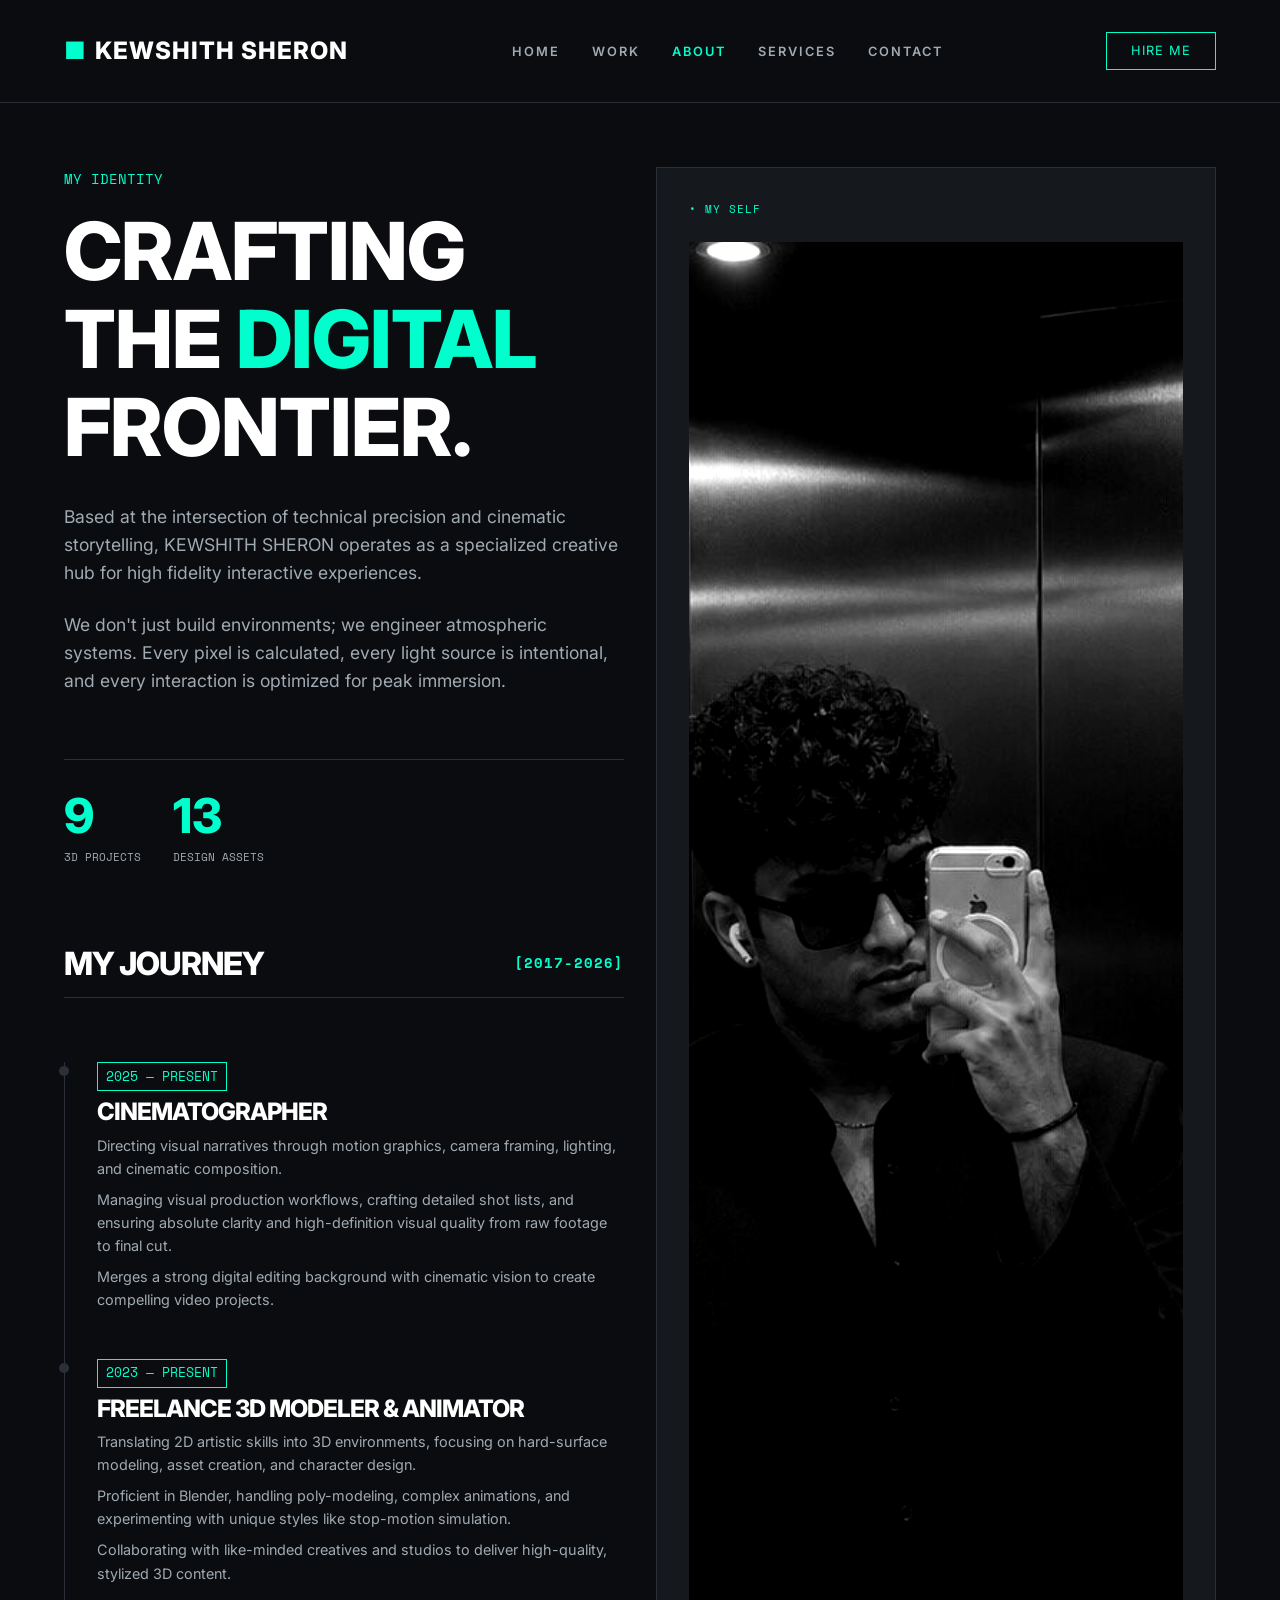
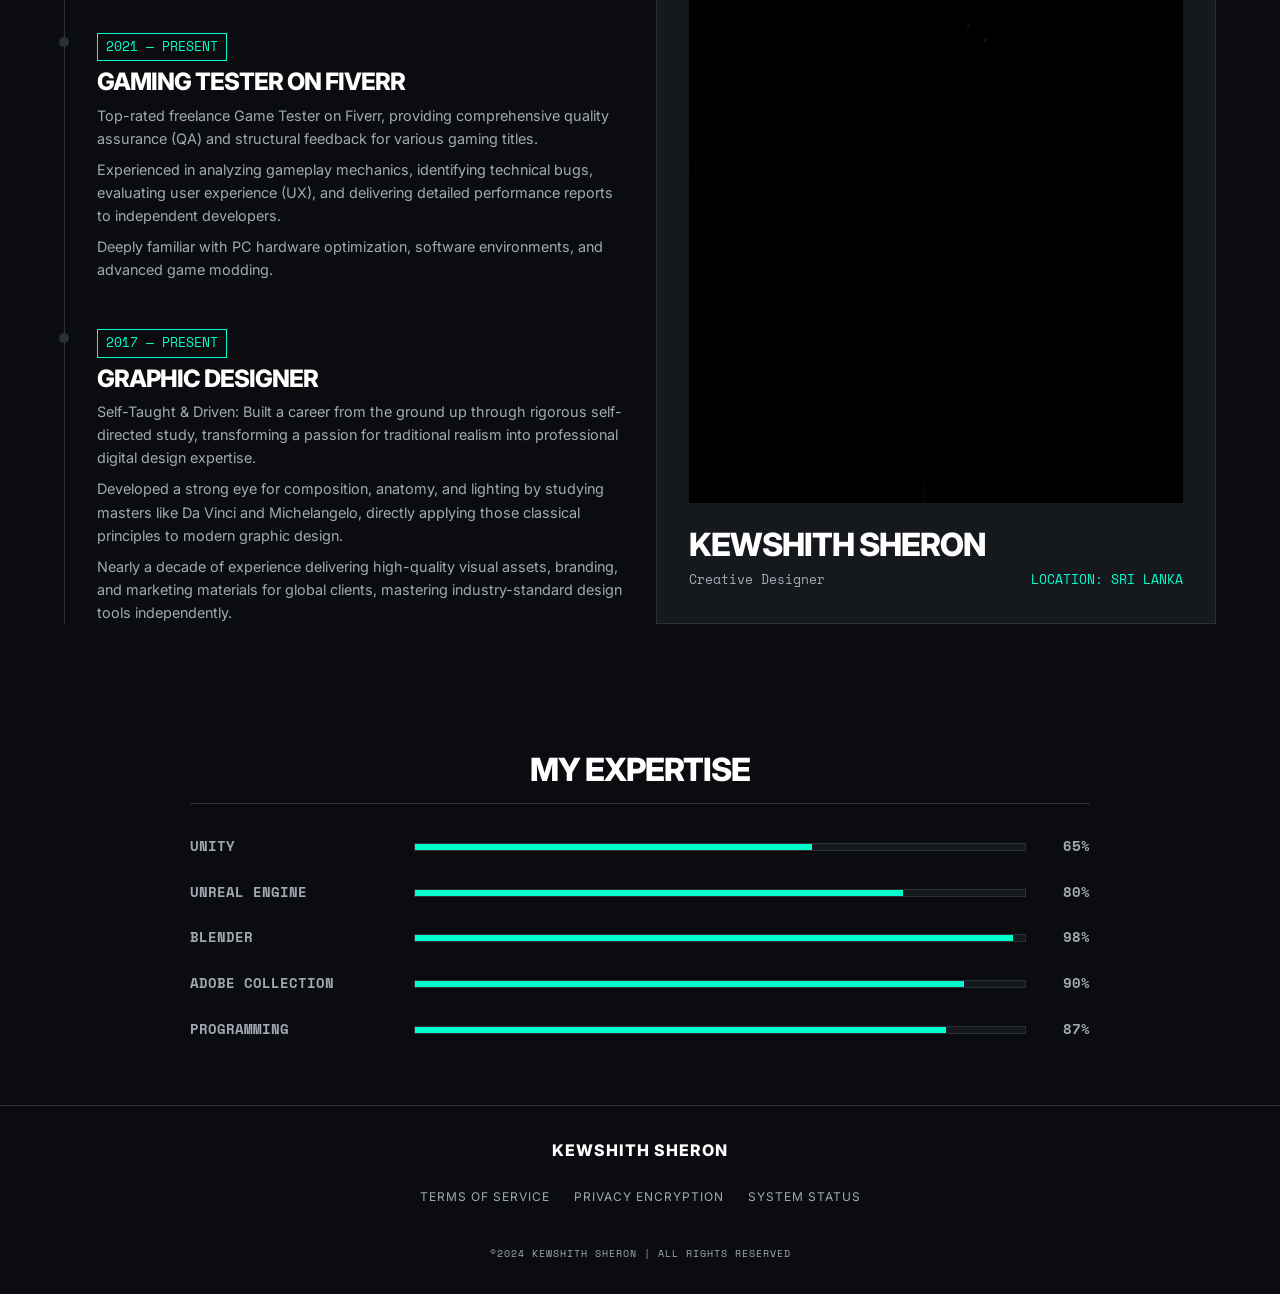
<file: about.html>
<!DOCTYPE html>
<html lang="en">

<head>
  <meta charset="UTF-8">
  <meta name="viewport" content="width=device-width, initial-scale=1.0">
  <title>About | Kewshith Sheron</title>
  <link rel="stylesheet" href="styles.css">
  <style>
    .about-header {
      margin-bottom: 4rem;
    }

    .timeline {
      margin-top: 4rem;
      border-left: 1px solid var(--border-color);
      padding-left: 2rem;
      display: flex;
      flex-direction: column;
      gap: 3rem;
    }

    .timeline-item {
      position: relative;
    }

    .timeline-item::before {
      content: '';
      position: absolute;
      left: -2.35rem;
      top: 0.25rem;
      width: 10px;
      height: 10px;
      background-color: var(--border-color);
      border-radius: 50%;
      transition: background-color var(--transition-speed);
    }

    .timeline-item:hover::before {
      background-color: var(--accent-color);
      box-shadow: 0 0 10px var(--accent-color);
    }

    .timeline-date {
      font-family: var(--font-mono);
      font-size: 0.8rem;
      color: var(--accent-color);
      margin-bottom: 0.5rem;
      display: inline-block;
      border: 1px solid var(--accent-color);
      padding: 0.2rem 0.5rem;
    }

    .timeline-title {
      font-size: 1.5rem;
      margin-bottom: 0.5rem;
    }

    .timeline-desc {
      font-size: 0.9rem;
    }

    .profile-card {
      border: 1px solid var(--border-color);
      background: var(--card-bg);
      padding: 2rem;
      display: flex;
      flex-direction: column;
      gap: 1.5rem;
      height: 100%;
    }

    .profile-img {
      width: 100%;
      height: 100%;
      min-height: 400px;
      object-fit: cover;
      filter: grayscale(100%) contrast(1.2);
      border: 1px solid var(--border-color);
      transition: filter 0.5s ease, transform 0.5s ease;
      transform: scale(1.1);
      /* Zoomed in by default */
    }

    .profile-img:hover {
      filter: grayscale(0%) contrast(1.1);
      transform: scale(1);
      /* Zoom out on hover */
    }

    .profile-info h3 {
      font-size: 2rem;
      margin-bottom: 0.5rem;
    }

    .profile-stats {
      display: flex;
      gap: 2rem;
      margin-top: 2rem;
      border-top: 1px solid var(--border-color);
      padding-top: 2rem;
    }

    .stat {
      display: flex;
      flex-direction: column;
    }

    .stat-num {
      font-size: 3rem;
      color: var(--accent-color);
      font-weight: 800;
      line-height: 1;
    }

    .stat-label {
      font-family: var(--font-mono);
      font-size: 0.7rem;
      text-transform: uppercase;
      margin-top: 0.5rem;
    }

    .expertise-header {
      font-size: 2rem;
      margin-bottom: 2rem;
      border-bottom: 1px solid var(--border-color);
      padding-bottom: 1rem;
    }

    .skills-container {
      display: flex;
      flex-direction: column;
      gap: 1.5rem;
    }

    .skill-row {
      display: flex;
      align-items: center;
      gap: 1.5rem;
    }

    .skill-name {
      width: 200px;
      font-family: var(--font-mono);
      font-size: 0.85rem;
      font-weight: bold;
      text-transform: uppercase;
    }

    .progress-bar-bg {
      flex-grow: 1;
      height: 8px;
      background-color: var(--card-bg);
      border: 1px solid var(--border-color);
      position: relative;
      overflow: hidden;
    }

    .progress-fill {
      height: 100%;
      background-color: var(--accent-color);
      width: 0%;
      transition: width 1.5s cubic-bezier(0.1, 0.5, 0.1, 1);
      transition-delay: 500ms;
    }

    .skill-percent {
      width: 40px;
      text-align: right;
      font-family: var(--font-mono);
      font-size: 0.85rem;
      font-weight: bold;
    }

    @media (max-width: 768px) {
      .skill-name {
        width: 120px;
        font-size: 0.7rem;
      }

      .skill-percent {
        width: 35px;
        font-size: 0.7rem;
      }
    }
  </style>
</head>

<body>

  <header>
    <a href="index.html" class="logo">
      <span>&#9632;</span> KEWSHITH SHERON
    </a>
    <nav>
      <ul>
        <li><a href="index.html">Home</a></li>
        <li><a href="work.html">Work</a></li>
        <li><a href="about.html" class="active">About</a></li>
        <li><a href="services.html">Services</a></li>
        <li><a href="contact.html">Contact</a></li>
      </ul>
    </nav>
    <a href="contact.html" class="hire-btn">Hire Me</a>
  </header>

  <main>
    <div class="grid grid-2">
      <div>
        <div class="about-header">
          <span class="subtitle">MY IDENTITY</span>
          <h1 class="section-title">CRAFTING THE <span class="text-highlight">DIGITAL</span> FRONTIER.</h1>
          <p style="font-size: 1.1rem; margin-bottom: 1.5rem;">Based at the intersection of technical precision and
            cinematic storytelling, KEWSHITH SHERON operates as a specialized creative hub for high fidelity interactive
            experiences.</p>
          <p style="font-size: 1.1rem;">We don't just build environments; we engineer atmospheric systems. Every pixel
            is calculated, every light source is intentional, and every interaction is optimized for peak immersion.</p>
        </div>

        <div class="profile-stats">
          <div class="stat">
            <span class="stat-num">9</span>
            <span class="stat-label">3D Projects</span>
          </div>
          <div class="stat">
            <span class="stat-num">13</span>
            <span class="stat-label">Design Assets</span>
          </div>
        </div>

        <div style="margin-top: 5rem;">
          <h2 class="journey-header">
            MY JOURNEY
            <span class="mono text-highlight">[2017-2026]</span>
          </h2>

          <div class="timeline">
            <div class="timeline-item">
              <span class="timeline-date">2025 &mdash; PRESENT</span>
              <h3 class="timeline-title">CINEMATOGRAPHER</h3>
              <p class="timeline-desc" style="margin-bottom: 0.5rem;">Directing visual narratives through motion
                graphics, camera framing, lighting, and cinematic composition.</p>
              <p class="timeline-desc" style="margin-bottom: 0.5rem;">Managing visual production workflows, crafting
                detailed shot lists, and ensuring absolute clarity and high-definition visual quality from raw footage
                to final cut.</p>
              <p class="timeline-desc">Merges a strong digital editing background with cinematic vision to create
                compelling video projects.</p>
            </div>

            <div class="timeline-item">
              <span class="timeline-date">2023 &mdash; PRESENT</span>
              <h3 class="timeline-title">FREELANCE 3D MODELER & ANIMATOR</h3>
              <p class="timeline-desc" style="margin-bottom: 0.5rem;">Translating 2D artistic skills into 3D
                environments, focusing on hard-surface modeling, asset creation, and character design.</p>
              <p class="timeline-desc" style="margin-bottom: 0.5rem;">Proficient in Blender, handling poly-modeling,
                complex animations, and experimenting with unique styles like stop-motion simulation.</p>
              <p class="timeline-desc">Collaborating with like-minded creatives and studios to deliver high-quality,
                stylized 3D content.</p>
            </div>

            <div class="timeline-item">
              <span class="timeline-date">2021 &mdash; PRESENT</span>
              <h3 class="timeline-title">GAMING TESTER ON FIVERR</h3>
              <p class="timeline-desc" style="margin-bottom: 0.5rem;">Top-rated freelance Game Tester on Fiverr,
                providing comprehensive quality assurance (QA) and structural feedback for various gaming titles.</p>
              <p class="timeline-desc" style="margin-bottom: 0.5rem;">Experienced in analyzing gameplay mechanics,
                identifying technical bugs, evaluating user experience (UX), and delivering detailed performance reports
                to independent developers.</p>
              <p class="timeline-desc">Deeply familiar with PC hardware optimization, software environments, and
                advanced game modding.</p>
            </div>

            <div class="timeline-item">
              <span class="timeline-date">2017 &mdash; PRESENT</span>
              <h3 class="timeline-title">GRAPHIC DESIGNER</h3>
              <p class="timeline-desc" style="margin-bottom: 0.5rem;">Self-Taught & Driven: Built a career from the
                ground up through rigorous self-directed study, transforming a passion for traditional realism into
                professional digital design expertise.</p>
              <p class="timeline-desc" style="margin-bottom: 0.5rem;">Developed a strong eye for composition, anatomy,
                and lighting by studying masters like Da Vinci and Michelangelo, directly applying those classical
                principles to modern graphic design.</p>
              <p class="timeline-desc">Nearly a decade of experience delivering high-quality visual assets, branding,
                and marketing materials for global clients, mastering industry-standard design tools independently.</p>
            </div>
          </div>
        </div>


      </div>

      <div>
        <div class="profile-card">
          <span class="mono text-highlight" style="font-size: 0.7rem;">&bull; MY SELF</span>
          <div style="overflow: hidden; display: flex; flex-grow: 1;">
            <img src="assets/Profile Image/pf_image.jpeg" alt="Kewshith Sheron" class="profile-img">
          </div>
          <div class="profile-info">
            <h3>KEWSHITH SHERON</h3>
            <div
              style="display: flex; justify-content: space-between; align-items: center; font-family: var(--font-mono); font-size: 0.8rem; color: var(--text-secondary);">
              <span>Creative Designer</span>
              <span class="text-highlight">LOCATION: SRI LANKA</span>
            </div>
          </div>
        </div>
      </div>
    </div>

    <div style="margin-top: 8rem; max-width: 900px; margin-left: auto; margin-right: auto;" class="expertise-section">
      <h2 class="expertise-header" style="text-align: center;">
        MY EXPERTISE
      </h2>
      <div class="skills-container">
        <div class="skill-row">
          <span class="skill-name">UNITY</span>
          <div class="progress-bar-bg">
            <div class="progress-fill" data-width="65%"></div>
          </div>
          <span class="skill-percent">65%</span>
        </div>
        <div class="skill-row">
          <span class="skill-name">UNREAL ENGINE</span>
          <div class="progress-bar-bg">
            <div class="progress-fill" data-width="80%"></div>
          </div>
          <span class="skill-percent">80%</span>
        </div>
        <div class="skill-row">
          <span class="skill-name">BLENDER</span>
          <div class="progress-bar-bg">
            <div class="progress-fill" data-width="98%"></div>
          </div>
          <span class="skill-percent">98%</span>
        </div>
        <div class="skill-row">
          <span class="skill-name">ADOBE COLLECTION</span>
          <div class="progress-bar-bg">
            <div class="progress-fill" data-width="90%"></div>
          </div>
          <span class="skill-percent">90%</span>
        </div>
        <div class="skill-row">
          <span class="skill-name">PROGRAMMING</span>
          <div class="progress-bar-bg">
            <div class="progress-fill" data-width="87%"></div>
          </div>
          <span class="skill-percent">87%</span>
        </div>
      </div>
    </div>
  </main>

  <footer>
    <div class="logo" style="font-size: 1rem;">
      KEWSHITH SHERON<br>
      <span
        style="font-size: 0.6rem; color: var(--text-secondary); font-family: var(--font-mono); display: block; margin-top: 0.5rem; font-weight: normal;">&copy;2024
        KEWSHITH SHERON | ALL RIGHTS RESERVED</span>
    </div>
    <div class="footer-links">
      <a href="#">TERMS OF SERVICE</a>
      <a href="#">PRIVACY ENCRYPTION</a>
      <a href="#">SYSTEM STATUS</a>
    </div>
  </footer>

  <script>
    document.addEventListener("DOMContentLoaded", () => {
      const observer = new IntersectionObserver((entries) => {
        entries.forEach(entry => {
          if (entry.isIntersecting) {
            const fills = entry.target.querySelectorAll('.progress-fill');
            fills.forEach(fill => {
              fill.style.width = fill.getAttribute('data-width');
            });
            observer.unobserve(entry.target);
          }
        });
      }, { threshold: 0.3 });

      const expertiseSection = document.querySelector('.expertise-section');
      if (expertiseSection) {
        observer.observe(expertiseSection);
      }
    });
  </script>
</body>

</html>
</file>
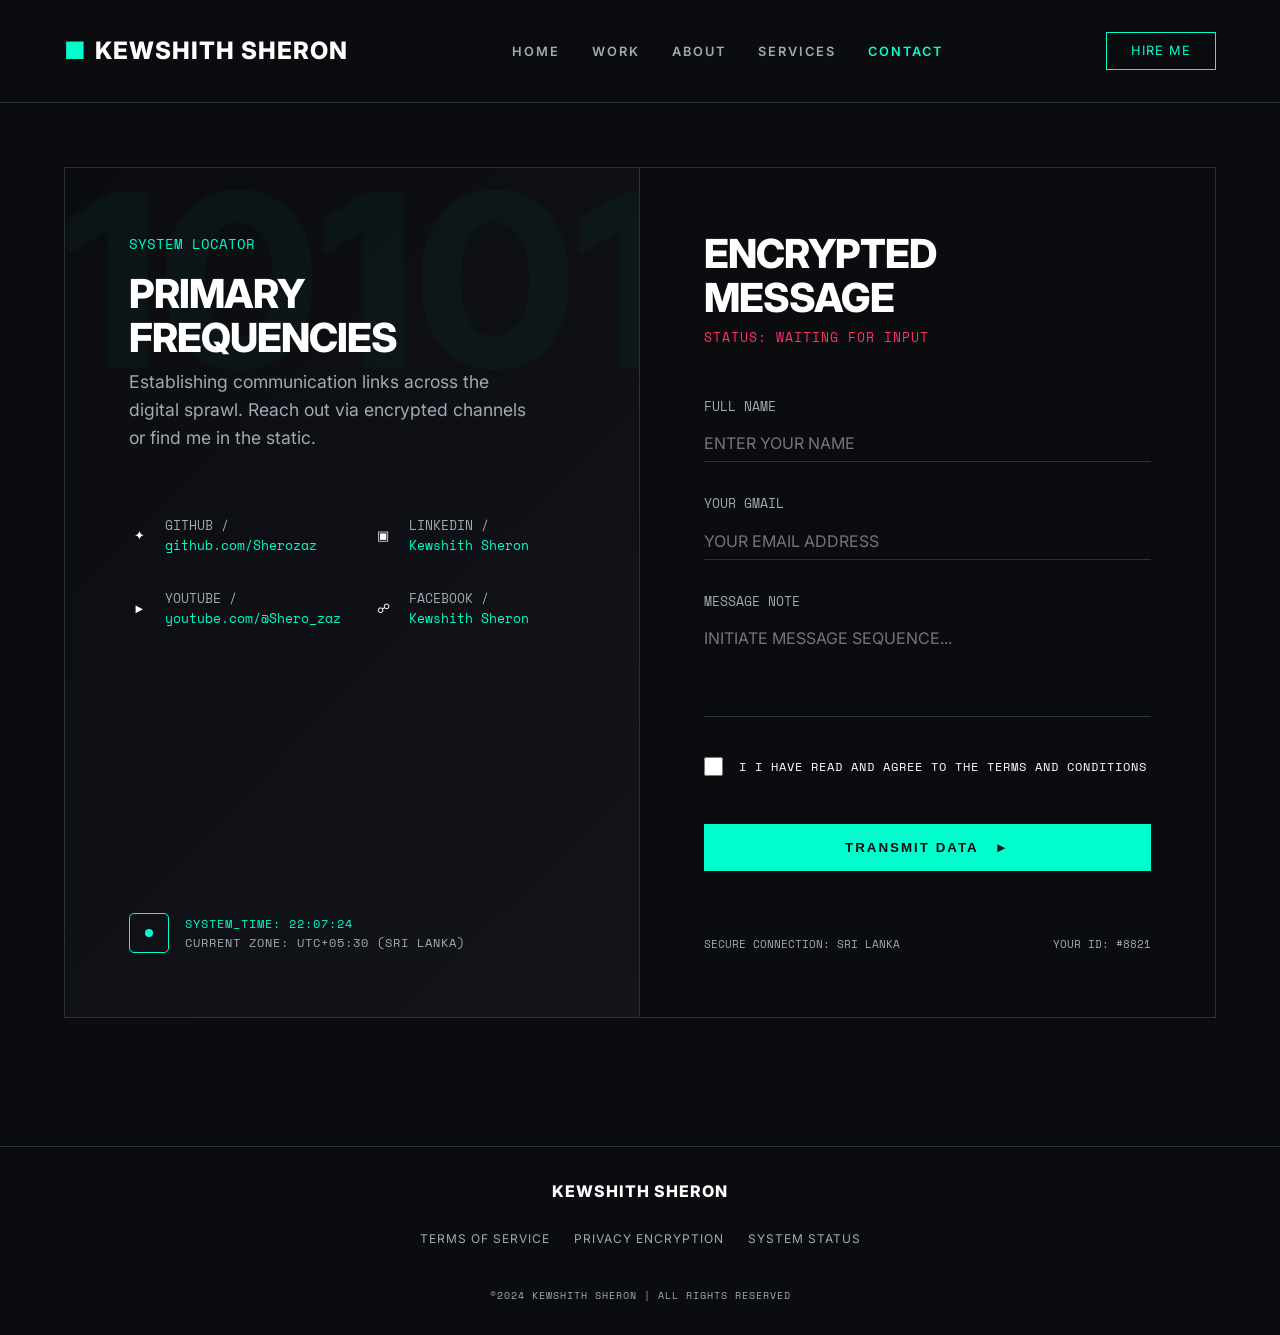
<file: contact.html>
<!DOCTYPE html>
<html lang="en">

<head>
  <meta charset="UTF-8">
  <meta name="viewport" content="width=device-width, initial-scale=1.0">
  <title>Contact | Kewshith Sheron</title>
  <link rel="stylesheet" href="styles.css">
  <style>
    .contact-container {
      display: grid;
      grid-template-columns: 1fr 1fr;
      min-height: 80vh;
      border: 1px solid var(--border-color);
      margin-bottom: 4rem;
    }

    .contact-info {
      padding: 4rem;
      border-right: 1px solid var(--border-color);
      display: flex;
      flex-direction: column;
      justify-content: space-between;
      position: relative;
      overflow: hidden;
      background: linear-gradient(135deg, rgba(11, 12, 16, 1) 0%, rgba(26, 29, 36, 0.5) 100%);
    }

    .contact-info::after {
      content: '010101';
      position: absolute;
      top: -5rem;
      right: -2rem;
      font-size: 15rem;
      font-weight: 800;
      color: rgba(0, 255, 204, 0.03);
      z-index: 0;
    }

    .contact-form-container {
      padding: 4rem;
      position: relative;
    }

    .contact-title {
      font-size: 2.5rem;
      margin-bottom: 0.5rem;
      position: relative;
      z-index: 1;
    }

    .social-links {
      display: grid;
      grid-template-columns: 1fr 1fr;
      gap: 2rem;
      margin-top: 4rem;
      position: relative;
      z-index: 1;
    }

    .social-link {
      display: flex;
      align-items: center;
      gap: 1rem;
      color: var(--text-secondary);
      font-family: var(--font-mono);
      font-size: 0.8rem;
    }

    .social-link>span:first-child {
      color: var(--text-primary);
      display: inline-block;
      width: 20px;
      text-align: center;
    }

    .social-link:hover {
      color: var(--accent-color);
    }

    .form-footer {
      display: flex;
      justify-content: space-between;
      margin-top: 4rem;
      font-family: var(--font-mono);
      font-size: 0.7rem;
      color: var(--text-secondary);
    }

    @media (max-width: 1024px) {
      .contact-container {
        grid-template-columns: 1fr;
      }

      .contact-info {
        border-right: none;
        border-bottom: 1px solid var(--border-color);
        padding: 2rem;
        text-align: center;
      }

      .contact-form-container {
        padding: 2rem;
        text-align: center;
      }

      .social-links {
        grid-template-columns: 1fr;
      }

      .social-link {
        justify-content: center;
        text-align: left;
        /* Keep text left-aligned to the icon, but center the block */
      }

      .contact-info .subtitle {
        text-align: center;
      }

      .contact-info>div:first-child p {
        margin-left: auto;
        margin-right: auto;
      }

      .contact-info>div:last-child {
        justify-content: center;
      }

      .contact-title {
        font-size: 2rem;
      }

      .contact-form-container form {
        text-align: left;
      }

      .form-footer {
        flex-direction: column;
        gap: 1rem;
        align-items: center;
        text-align: center;
      }

      .contact-info::after {
        display: none;
      }
    }
  </style>
</head>

<body>

  <header>
    <a href="index.html" class="logo">
      <span>&#9632;</span> KEWSHITH SHERON
    </a>
    <nav>
      <ul>
        <li><a href="index.html">Home</a></li>
        <li><a href="work.html">Work</a></li>
        <li><a href="about.html">About</a></li>
        <li><a href="services.html">Services</a></li>
        <li><a href="contact.html" class="active">Contact</a></li>
      </ul>
    </nav>
    <a href="contact.html" class="hire-btn">Hire Me</a>
  </header>

  <main>
    <div class="contact-container">
      <!-- Info Left Side -->
      <div class="contact-info">
        <div>
          <span class="subtitle">SYSTEM LOCATOR</span>
          <h1 class="contact-title">PRIMARY<br>FREQUENCIES</h1>
          <p style="font-size: 1.1rem; max-width: 400px;">Establishing communication links across the digital sprawl.
            Reach out via encrypted channels or find me in the static.</p>

          <div class="social-links">
            <a href="https://github.com/Sherozaz" target="_blank" class="social-link">
              <span>&#10022;</span>
              <div>GITHUB /<br><span class="text-highlight">github.com/Sherozaz</span></div>
            </a>
            <a href="https://www.linkedin.com/in/kewshith-sheron-4759402a5" target="_blank" class="social-link">
              <span>&#9635;</span>
              <div>LINKEDIN /<br><span class="text-highlight">Kewshith Sheron</span></div>
            </a>
            <a href="https://youtube.com/@Shero_zaz" target="_blank" class="social-link">
              <span>&#9658;</span>
              <div>YOUTUBE /<br><span class="text-highlight">youtube.com/@Shero_zaz</span></div>
            </a>
            <a href="https://www.facebook.com/profile.php?id=61552483743456" target="_blank" class="social-link">
              <span>&#9741;</span>
              <div>FACEBOOK /<br><span class="text-highlight">Kewshith Sheron</span></div>
            </a>
          </div>
        </div>

        <div style="display: flex; align-items: center; gap: 1rem; margin-top: 4rem;">
          <div
            style="width: 40px; height: 40px; border: 1px solid var(--accent-color); display: flex; align-items: center; justify-content: center; border-radius: 5px;">
            <div style="width: 8px; height: 8px; background-color: var(--accent-color); border-radius: 50%;"></div>
          </div>
          <div class="mono" style="font-size: 0.75rem;">
            <span class="text-highlight" id="uptime-display">UPTIME: 99.98%</span><br>
            CURRENT ZONE: UTC+05:30 (SRI LANKA)
          </div>
        </div>
      </div>

      <!-- Form Right Side -->
      <div class="contact-form-container">
        <h2 class="contact-title" style="margin-bottom: 0.5rem;">ENCRYPTED<br>MESSAGE</h2>
        <span class="mono" style="color: #ff3366; font-size: 0.8rem; display: block; margin-bottom: 3rem;">STATUS:
          WAITING FOR INPUT</span>

        <form action="mailto:kewshithsheron@example.com" method="post" enctype="text/plain">
          <div class="form-group">
            <label class="form-label">FULL NAME</label>
            <input type="text" name="Name" class="form-control" placeholder="ENTER YOUR NAME" required>
          </div>

          <div class="form-group">
            <label class="form-label">YOUR GMAIL</label>
            <input type="email" name="Email" class="form-control" placeholder="YOUR EMAIL ADDRESS" required>
          </div>

          <div class="form-group">
            <label class="form-label">MESSAGE NOTE</label>
            <textarea name="Message" class="form-control" rows="4" placeholder="INITIATE MESSAGE SEQUENCE..." required
              style="resize: none;"></textarea>
          </div>

          <div class="form-group"
            style="display: flex; align-items: center; gap: 1rem; margin-bottom: 3rem; margin-top: 2rem;">
            <input type="checkbox" id="nda" name="NDA"
              style="accent-color: var(--accent-color); width: 1.2rem; height: 1.2rem; background: transparent; border: 1px solid var(--border-color);">
            <label for="nda" class="mono" style="font-size: 0.75rem; color: var(--text-primary); cursor: pointer;">I
              I HAVE READ AND AGREE TO THE TERMS AND CONDITIONS</label>
          </div>

          <button type="submit" class="btn-primary">
            TRANSMIT DATA <span>&#9658;</span>
          </button>
        </form>

        <div class="form-footer">
          <span>SECURE CONNECTION: SRI LANKA</span>
          <span>YOUR ID: #8821</span>
        </div>
      </div>
    </div>
  </main>

  <footer>
    <div class="logo" style="font-size: 1rem;">
      KEWSHITH SHERON<br>
      <span
        style="font-size: 0.6rem; color: var(--text-secondary); font-family: var(--font-mono); display: block; margin-top: 0.5rem; font-weight: normal;">&copy;2024
        KEWSHITH SHERON | ALL RIGHTS RESERVED</span>
    </div>
    <div class="footer-links">
      <a href="#">TERMS OF SERVICE</a>
      <a href="#">PRIVACY ENCRYPTION</a>
      <a href="#">SYSTEM STATUS</a>
    </div>
  </footer>

  <script>
    function updateUptime() {
      const uptimeEl = document.getElementById('uptime-display');
      if (uptimeEl) {
        const now = new Date();
        const timeString = now.toLocaleTimeString('en-US', { hour12: false });
        uptimeEl.textContent = 'SYSTEM_TIME: ' + timeString;
      }
    }
    setInterval(updateUptime, 1000);
    updateUptime();
  </script>
</body>

</html>
</file>
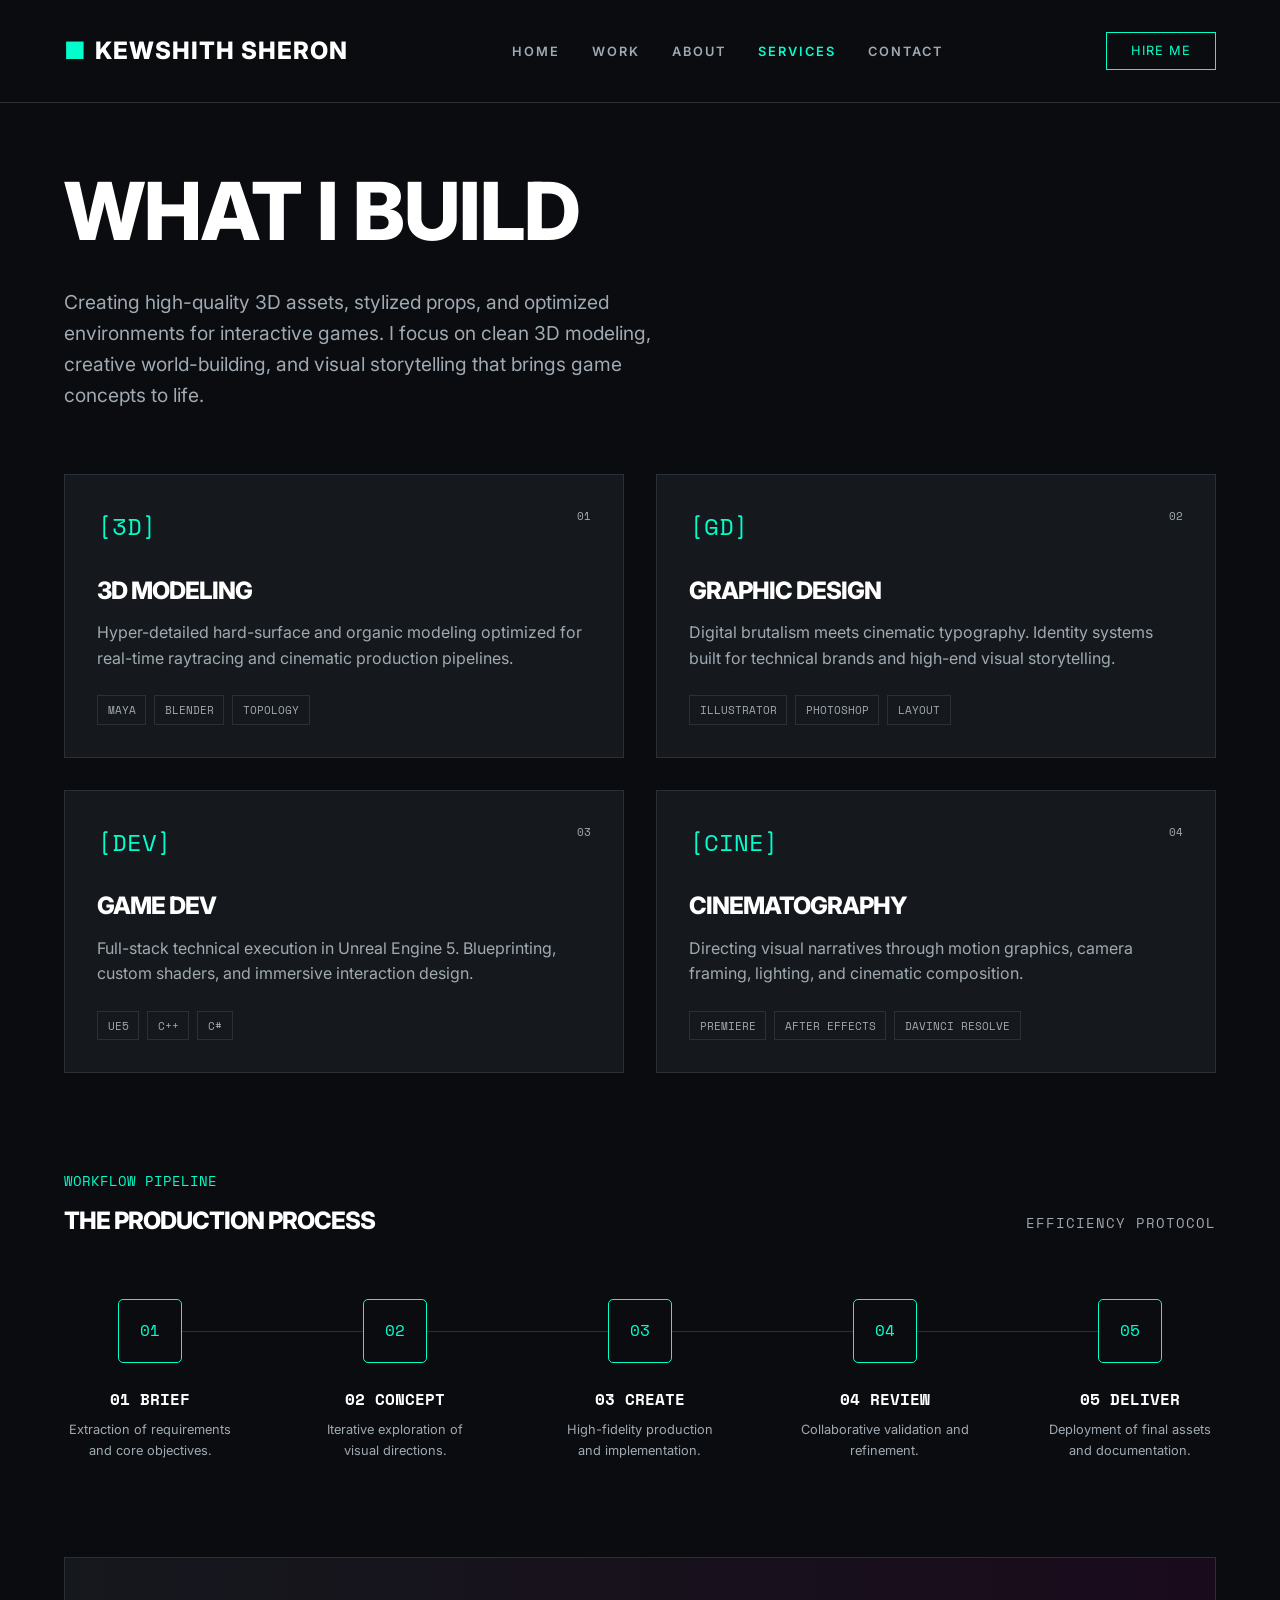
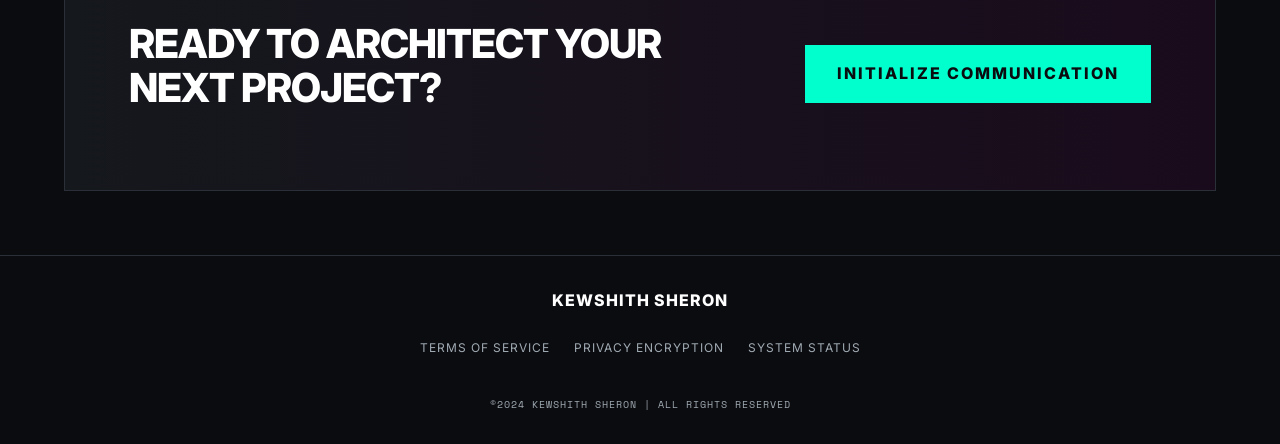
<file: services.html>
<!DOCTYPE html>
<html lang="en">

<head>
  <meta charset="UTF-8">
  <meta name="viewport" content="width=device-width, initial-scale=1.0">
  <title>Services | Kewshith Sheron</title>
  <link rel="stylesheet" href="styles.css">
  <style>
    .workflow-container {
      margin-top: 6rem;
    }

    .workflow-steps {
      display: flex;
      justify-content: space-between;
      margin-top: 4rem;
      position: relative;
    }

    .workflow-steps::before {
      content: '';
      position: absolute;
      top: 2rem;
      left: 5%;
      width: 90%;
      height: 1px;
      background-color: var(--border-color);
      z-index: -1;
    }

    .step {
      display: flex;
      flex-direction: column;
      align-items: center;
      text-align: center;
      width: 15%;
    }

    .step-icon {
      width: 4rem;
      height: 4rem;
      background-color: var(--bg-color);
      border: 1px solid var(--accent-color);
      color: var(--accent-color);
      display: flex;
      align-items: center;
      justify-content: center;
      border-radius: 5px;
      margin-bottom: 1.5rem;
      font-family: var(--font-mono);
      transition: all var(--transition-speed);
    }

    .step:hover .step-icon {
      background-color: var(--accent-color);
      color: var(--bg-color);
    }

    .step-num {
      font-family: var(--font-mono);
      font-weight: bold;
      color: var(--text-primary);
      margin-bottom: 0.5rem;
    }

    .step-desc {
      font-size: 0.8rem;
    }

    .cta-banner {
      margin-top: 6rem;
      background: linear-gradient(90deg, var(--card-bg) 0%, #1a0b1c 100%);
      border: 1px solid var(--border-color);
      padding: 4rem;
      display: flex;
      justify-content: space-between;
      align-items: center;
    }

    .cta-btn {
      border: 1px solid var(--text-secondary);
      padding: 1rem 2rem;
      color: var(--text-secondary);
      font-family: var(--font-mono);
      text-transform: uppercase;
      font-size: 0.8rem;
      letter-spacing: 1px;
      background: transparent;
      cursor: pointer;
      transition: all var(--transition-speed);
    }

    .cta-btn:hover {
      border-color: var(--text-primary);
      color: var(--text-primary);
    }

    @media (max-width: 768px) {
      .workflow-steps {
        flex-direction: column;
        gap: 3rem;
        position: relative;
      }

      .workflow-steps::before {
        display: block;
        width: 1px;
        height: 100%;
        left: 50%;
        top: 0;
        transform: translateX(-50%);
        background-color: var(--border-color);
      }

      .step {
        width: 100%;
        position: relative;
        z-index: 1;
      }

      .cta-banner {
        flex-direction: column;
        gap: 2rem;
        text-align: center;
        padding: 2rem;
      }

      .cta-banner h2 {
        font-size: 1.8rem !important;
      }

      .cta-banner .cta-buttons {
        flex-direction: column;
        width: 100%;
      }

      .cta-banner .btn-primary,
      .cta-banner .cta-btn {
        width: 100% !important;
        font-size: 0.7rem;
        padding: 1rem;
        white-space: normal;
      }
    }
  </style>
</head>

<body>

  <header>
    <a href="index.html" class="logo">
      <span>&#9632;</span> KEWSHITH SHERON
    </a>
    <nav>
      <ul>
        <li><a href="index.html">Home</a></li>
        <li><a href="work.html">Work</a></li>
        <li><a href="about.html">About</a></li>
        <li><a href="services.html" class="active">Services</a></li>
        <li><a href="contact.html">Contact</a></li>
      </ul>
    </nav>
    <a href="contact.html" class="hire-btn">Hire Me</a>
  </header>

  <main>
    <h1 class="section-title">WHAT I BUILD</h1>
    <p style="font-size: 1.2rem; max-width: 600px; margin-bottom: 4rem;">Creating high-quality 3D assets, stylized props, and optimized environments for interactive games. I focus on clean 3D modeling, creative world-building, and visual storytelling that brings game concepts to life.
    </p>

    <div class="grid grid-2">
      <div class="card">
        <div
          style="display: flex; justify-content: space-between; font-family: var(--font-mono); font-size: 0.7rem; color: var(--text-secondary); margin-bottom: 2rem;">
          <span style="font-size: 1.5rem; color: var(--accent-color);">[3D]</span>
          <span>01</span>
        </div>
        <h3 class="card-title">3D Modeling</h3>
        <p>Hyper-detailed hard-surface and organic modeling optimized for real-time raytracing and cinematic production
          pipelines.</p>
        <div class="card-tags">
          <span class="tag">MAYA</span>
          <span class="tag">BLENDER</span>
          <span class="tag">TOPOLOGY</span>
        </div>
      </div>

      <div class="card">
        <div
          style="display: flex; justify-content: space-between; font-family: var(--font-mono); font-size: 0.7rem; color: var(--text-secondary); margin-bottom: 2rem;">
          <span style="font-size: 1.5rem; color: var(--accent-color);">[GD]</span>
          <span>02</span>
        </div>
        <h3 class="card-title">Graphic Design</h3>
        <p>Digital brutalism meets cinematic typography. Identity systems built for technical brands and high-end visual
          storytelling.</p>
        <div class="card-tags">
          <span class="tag">ILLUSTRATOR</span>
          <span class="tag">PHOTOSHOP</span>
          <span class="tag">LAYOUT</span>
        </div>
      </div>

      <div class="card">
        <div
          style="display: flex; justify-content: space-between; font-family: var(--font-mono); font-size: 0.7rem; color: var(--text-secondary); margin-bottom: 2rem;">
          <span style="font-size: 1.5rem; color: var(--accent-color);">[DEV]</span>
          <span>03</span>
        </div>
        <h3 class="card-title">Game Dev</h3>
        <p>Full-stack technical execution in Unreal Engine 5. Blueprinting, custom shaders, and immersive interaction
          design.</p>
        <div class="card-tags">
          <span class="tag">UE5</span>
          <span class="tag">C++</span>
          <span class="tag">C#</span>
        </div>
      </div>

      <div class="card">
        <div
          style="display: flex; justify-content: space-between; font-family: var(--font-mono); font-size: 0.7rem; color: var(--text-secondary); margin-bottom: 2rem;">
          <span style="font-size: 1.5rem; color: var(--accent-color);">[CINE]</span>
          <span>04</span>
        </div>
        <h3 class="card-title">Cinematography</h3>
        <p>Directing visual narratives through motion graphics, camera framing, lighting, and cinematic composition.</p>
        <div class="card-tags">
          <span class="tag">PREMIERE</span>
          <span class="tag">AFTER EFFECTS</span>
          <span class="tag">DAVINCI RESOLVE
          </span>
        </div>
      </div>
    </div>

    <div class="workflow-container">
      <div class="workflow-header">
        <div>
          <span class="subtitle">WORKFLOW PIPELINE</span>
          <h2>THE PRODUCTION PROCESS</h2>
        </div>
        <span class="mono">EFFICIENCY PROTOCOL</span>
      </div>

      <div class="workflow-steps">
        <div class="step">
          <div class="step-icon">01</div>
          <div class="step-num">01 BRIEF</div>
          <div class="step-desc">Extraction of requirements and core objectives.</div>
        </div>
        <div class="step">
          <div class="step-icon">02</div>
          <div class="step-num">02 CONCEPT</div>
          <div class="step-desc">Iterative exploration of visual directions.</div>
        </div>
        <div class="step">
          <div class="step-icon">03</div>
          <div class="step-num">03 CREATE</div>
          <div class="step-desc">High-fidelity production and implementation.</div>
        </div>
        <div class="step">
          <div class="step-icon">04</div>
          <div class="step-num">04 REVIEW</div>
          <div class="step-desc">Collaborative validation and refinement.</div>
        </div>
        <div class="step">
          <div class="step-icon">05</div>
          <div class="step-num">05 DELIVER</div>
          <div class="step-desc">Deployment of final assets and documentation.</div>
        </div>
      </div>
    </div>

    <div class="cta-banner">
      <div>
        <h2 style="font-size: 2.5rem; margin-bottom: 1rem;">READY TO ARCHITECT YOUR<br>NEXT PROJECT?</h2>
      </div>
      <div class="cta-buttons" style="display: flex; gap: 1rem; flex-wrap: wrap;">
        <a href="contact.html" class="btn-primary" style="width: auto;">INITIALIZE COMMUNICATION</a>
      </div>
    </div>
  </main>

  <footer>
    <div class="logo" style="font-size: 1rem;">
      KEWSHITH SHERON<br>
      <span
        style="font-size: 0.6rem; color: var(--text-secondary); font-family: var(--font-mono); display: block; margin-top: 0.5rem; font-weight: normal;">&copy;2024
        KEWSHITH SHERON | ALL RIGHTS RESERVED</span>
    </div>
    <div class="footer-links">
      <a href="#">TERMS OF SERVICE</a>
      <a href="#">PRIVACY ENCRYPTION</a>
      <a href="#">SYSTEM STATUS</a>
    </div>
  </footer>

</body>

</html>
</file>
<file: styles.css>
@import url('https://fonts.googleapis.com/css2?family=Inter:wght@300;400;600;800&family=Space+Mono:wght@400;700&display=swap');

:root {
  --bg-color: #0b0c10;
  --text-primary: #ffffff;
  --text-secondary: #a0aab2;
  --accent-color: #00ffcc;
  --accent-hover: #00e6b8;
  --card-bg: #15181d;
  --border-color: #2b3038;
  --font-main: 'Inter', sans-serif;
  --font-mono: 'Space Mono', monospace;
  --transition-speed: 0.3s;
}

* {
  margin: 0;
  padding: 0;
  box-sizing: border-box;
}

body {
  font-family: var(--font-main);
  background-color: var(--bg-color);
  color: var(--text-secondary);
  line-height: 1.6;
  overflow-x: hidden;
}

h1, h2, h3, h4, h5, h6 {
  color: var(--text-primary);
  font-weight: 800;
  text-transform: uppercase;
  letter-spacing: -1px;
  line-height: 1.1;
}

a {
  color: var(--accent-color);
  text-decoration: none;
  transition: color var(--transition-speed);
}

a:hover {
  color: var(--accent-hover);
}

.mono {
  font-family: var(--font-mono);
  font-size: 0.85rem;
  letter-spacing: 1px;
}

/* Global Footer Styles (Overrides inline styles) */
footer {
  display: flex !important;
  flex-direction: column !important;
  gap: 1.5rem !important;
  text-align: center !important;
  align-items: center !important;
  justify-content: center !important;
}

footer .logo {
  display: contents;
}

footer .logo br {
  display: none;
}

footer .logo span {
  order: 3;
  margin-top: 1rem !important;
}

.footer-links {
  order: 2;
  flex-wrap: wrap;
  justify-content: center !important;
  gap: 1.5rem !important;
  display: flex !important;
}


/* Header & Navigation */
header {
  display: flex;
  justify-content: space-between;
  align-items: center;
  padding: 2rem 5%;
  border-bottom: 1px solid var(--border-color);
}

.logo {
  display: flex;
  align-items: center;
  gap: 0.5rem;
  font-size: 1.5rem;
  font-weight: 800;
  color: var(--text-primary);
  text-transform: uppercase;
  letter-spacing: 1px;
}

.logo span {
  color: var(--accent-color);
}

nav ul {
  display: flex;
  list-style: none;
  gap: 2rem;
}

nav a {
  color: var(--text-secondary);
  font-size: 0.8rem;
  text-transform: uppercase;
  letter-spacing: 2px;
  font-weight: 600;
  transition: color var(--transition-speed);
}

nav a:hover, nav a.active {
  color: var(--accent-color);
}

.hire-btn {
  border: 1px solid var(--accent-color);
  padding: 0.5rem 1.5rem;
  color: var(--accent-color);
  text-transform: uppercase;
  font-size: 0.8rem;
  letter-spacing: 1px;
  transition: all var(--transition-speed);
}

.hire-btn:hover {
  background-color: var(--accent-color);
  color: var(--bg-color);
}

/* Main Container */
main {
  min-height: calc(100vh - 200px);
  padding: 4rem 5%;
}

/* Footer */
footer {
  padding: 2rem 5%;
  border-top: 1px solid var(--border-color);
  display: flex;
  justify-content: space-between;
  align-items: center;
  font-size: 0.75rem;
  text-transform: uppercase;
  letter-spacing: 1px;
}

.footer-links {
  display: flex;
  gap: 2rem;
}

.footer-links a {
  color: var(--text-secondary);
}

.footer-links a:hover {
  color: var(--accent-color);
}

/* Utilities */
.section-title {
  font-size: 5rem;
  margin-bottom: 2rem;
  word-break: keep-all;
  overflow-wrap: break-word;
}

.subtitle {
  font-family: var(--font-mono);
  color: var(--accent-color);
  font-size: 0.9rem;
  margin-bottom: 1rem;
  display: block;
}

.text-highlight {
  color: var(--accent-color);
}

.journey-header {
  font-size: 2rem;
  border-bottom: 1px solid var(--border-color);
  padding-bottom: 1rem;
  display: flex;
  justify-content: space-between;
  align-items: center;
  flex-wrap: wrap;
  gap: 1rem;
}

.grid {
  display: grid;
  gap: 2rem;
}

.grid-2 {
  grid-template-columns: 1fr 1fr;
}

.grid-3 {
  grid-template-columns: repeat(3, 1fr);
}

/* Cards */
.card {
  background-color: var(--card-bg);
  border: 1px solid var(--border-color);
  padding: 2rem;
  transition: transform var(--transition-speed), border-color var(--transition-speed);
  align-self: start;
}

.card:hover {
  transform: translateY(-5px);
  border-color: var(--accent-color);
}

.card-icon {
  font-size: 2rem;
  color: var(--accent-color);
  margin-bottom: 1.5rem;
}

.card-title {
  font-size: 1.5rem;
  margin-bottom: 1rem;
}

.card-tags {
  display: flex;
  gap: 0.5rem;
  margin-top: 1.5rem;
  flex-wrap: wrap;
}

.tag {
  border: 1px solid var(--border-color);
  padding: 0.3rem 0.6rem;
  font-size: 0.7rem;
  font-family: var(--font-mono);
  text-transform: uppercase;
  color: var(--text-secondary);
}

.workflow-header {
  display: flex;
  justify-content: space-between;
  align-items: flex-end;
  flex-wrap: wrap;
  gap: 1rem;
}

.horizontal-card {
  padding: 0;
  overflow: hidden;
  display: flex;
  flex-direction: row;
  align-items: center;
}

.horizontal-card .media-wrapper {
  width: 40%;
  height: 100%;
  border: none;
  border-right: 1px solid var(--border-color);
}

.horizontal-card .card-content {
  padding: 1.5rem;
  width: 60%;
}

/* Images & Media */
.media-wrapper {
  position: relative;
  overflow: hidden;
  border: 1px solid var(--border-color);
}

.media-wrapper img, .media-wrapper iframe {
  width: 100%;
  height: 100%;
  object-fit: cover;
  display: block;
  transition: transform 0.5s ease;
}

.media-wrapper:hover img {
  transform: scale(1.05);
}

.media-overlay {
  position: absolute;
  bottom: 0;
  left: 0;
  width: 100%;
  padding: 1.5rem;
  background: linear-gradient(transparent, rgba(11, 12, 16, 0.9));
}

.media-title {
  font-size: 1.2rem;
  margin-top: 0.5rem;
}

/* Forms */
.form-group {
  margin-bottom: 2rem;
}

.form-label {
  display: block;
  font-family: var(--font-mono);
  font-size: 0.8rem;
  color: var(--text-secondary);
  margin-bottom: 0.5rem;
  text-transform: uppercase;
}

.form-control {
  width: 100%;
  background: transparent;
  border: none;
  border-bottom: 1px solid var(--border-color);
  padding: 0.5rem 0;
  color: var(--text-primary);
  font-family: var(--font-main);
  font-size: 1rem;
  transition: border-color var(--transition-speed);
}

.form-control:focus {
  outline: none;
  border-bottom-color: var(--accent-color);
}

.btn-primary {
  background-color: var(--accent-color);
  color: var(--bg-color);
  border: none;
  padding: 1rem 2rem;
  font-weight: 800;
  text-transform: uppercase;
  letter-spacing: 2px;
  cursor: pointer;
  width: 100%;
  display: inline-flex;
  justify-content: center;
  align-items: center;
  gap: 1rem;
  transition: opacity var(--transition-speed);
}

.btn-primary:hover {
  opacity: 0.8;
}

/* Responsive */
@media (max-width: 1024px) {
  .section-title {
    font-size: 3.5rem;
  }
  .grid-3 {
    grid-template-columns: repeat(2, 1fr);
  }
  nav ul {
    gap: 1rem;
  }
  nav a {
    font-size: 0.7rem;
  }
  
  .footer-links {
    order: 2;
    flex-wrap: wrap;
    justify-content: center;
    gap: 1.5rem;
  }
  
  .btn-primary, .cta-btn, .hire-btn {
    word-break: break-all;
    white-space: normal;
  }
  
  .cta-banner {
    flex-direction: column;
    gap: 2rem;
    text-align: center;
  }
  .cta-buttons {
    justify-content: center;
  }
}

@media (max-width: 768px) {
  header {
    flex-direction: column;
    justify-content: center;
    gap: 1.5rem;
  }
  nav ul {
    gap: 1rem;
    flex-wrap: wrap;
    justify-content: center;
    width: 100%;
  }
  .grid-2, .grid-3 {
    grid-template-columns: 1fr;
  }
  .section-title {
    font-size: 2.2rem;
    text-align: center;
  }
  
  .section-title + p {
    text-align: center;
    margin-left: auto;
    margin-right: auto;
  }
  
  .subtitle {
    text-align: center;
  }
  
  .about-header {
    text-align: center;
  }
  
  .about-header p {
    margin-left: auto;
    margin-right: auto;
  }
  
  .journey-header {
    flex-direction: column;
    justify-content: center;
    text-align: center;
    gap: 0.5rem;
  }
  
  .profile-info {
    text-align: center;
  }
  
  .profile-info > div {
    flex-direction: column;
    justify-content: center;
    gap: 0.5rem;
  }
  
  .workflow-header {
    flex-direction: column;
    justify-content: center;
    align-items: center;
    text-align: center;
  }
  
  .hero-section {
    text-align: center;
  }
  
  .hero-title {
    font-size: 3.5rem;
  }
  
  .status-bar {
    justify-content: center;
  }
  
  /* Prevent titles from awkwardly breaking */
  h1, h2, h3 {
    word-break: keep-all;
    overflow-wrap: break-word;
  }
  
  /* Layout tweaks for smaller screens */
  .skills-ticker {
    flex-direction: column !important;
    justify-content: center !important;
    align-items: center !important;
    gap: 1.5rem !important;
    text-align: center !important;
  }
  
  .skills-ticker .bullet {
    display: none !important;
  }
  
  .horizontal-card {
    flex-direction: column;
  }
  
  .horizontal-card .media-wrapper {
    width: 100%;
    height: 250px;
    border-right: none;
    border-bottom: 1px solid var(--border-color);
  }
  
  .horizontal-card .card-content {
    width: 100%;
  }

  .profile-stats {
    flex-wrap: wrap;
    justify-content: center;
    gap: 3rem;
  }

  .timeline {
    padding-left: 0 !important;
    border-left: none !important;
    text-align: center;
  }
  
  .timeline-item {
    display: flex;
    flex-direction: column;
    align-items: center;
    margin-bottom: 3rem;
  }
  
  .timeline-item::before {
    display: none;
  }
}

/* Image Lightbox Modal */
.lightbox-modal {
  display: none;
  position: fixed;
  z-index: 9999;
  left: 0;
  top: 0;
  width: 100%;
  height: 100%;
  background-color: rgba(0, 0, 0, 0.9);
  align-items: center;
  justify-content: center;
  opacity: 0;
  transition: opacity var(--transition-speed);
}

.lightbox-modal.show {
  display: flex;
  opacity: 1;
}

.lightbox-modal img {
  max-width: 90%;
  max-height: 90%;
  object-fit: contain;
  border: 1px solid var(--accent-color);
  box-shadow: 0 0 20px rgba(0, 255, 204, 0.2);
  transform: scale(0.95);
  transition: transform var(--transition-speed);
}

.lightbox-modal.show img {
  transform: scale(1);
}

.lightbox-close {
  position: absolute;
  top: 2rem;
  right: 2rem;
  color: var(--text-primary);
  font-size: 3rem;
  font-weight: normal;
  cursor: pointer;
  transition: color var(--transition-speed);
  line-height: 1;
}

.lightbox-close:hover {
  color: var(--accent-color);
}

/* Make images in works clickable */
.media-wrapper img {
  cursor: zoom-in;
}
</file>
